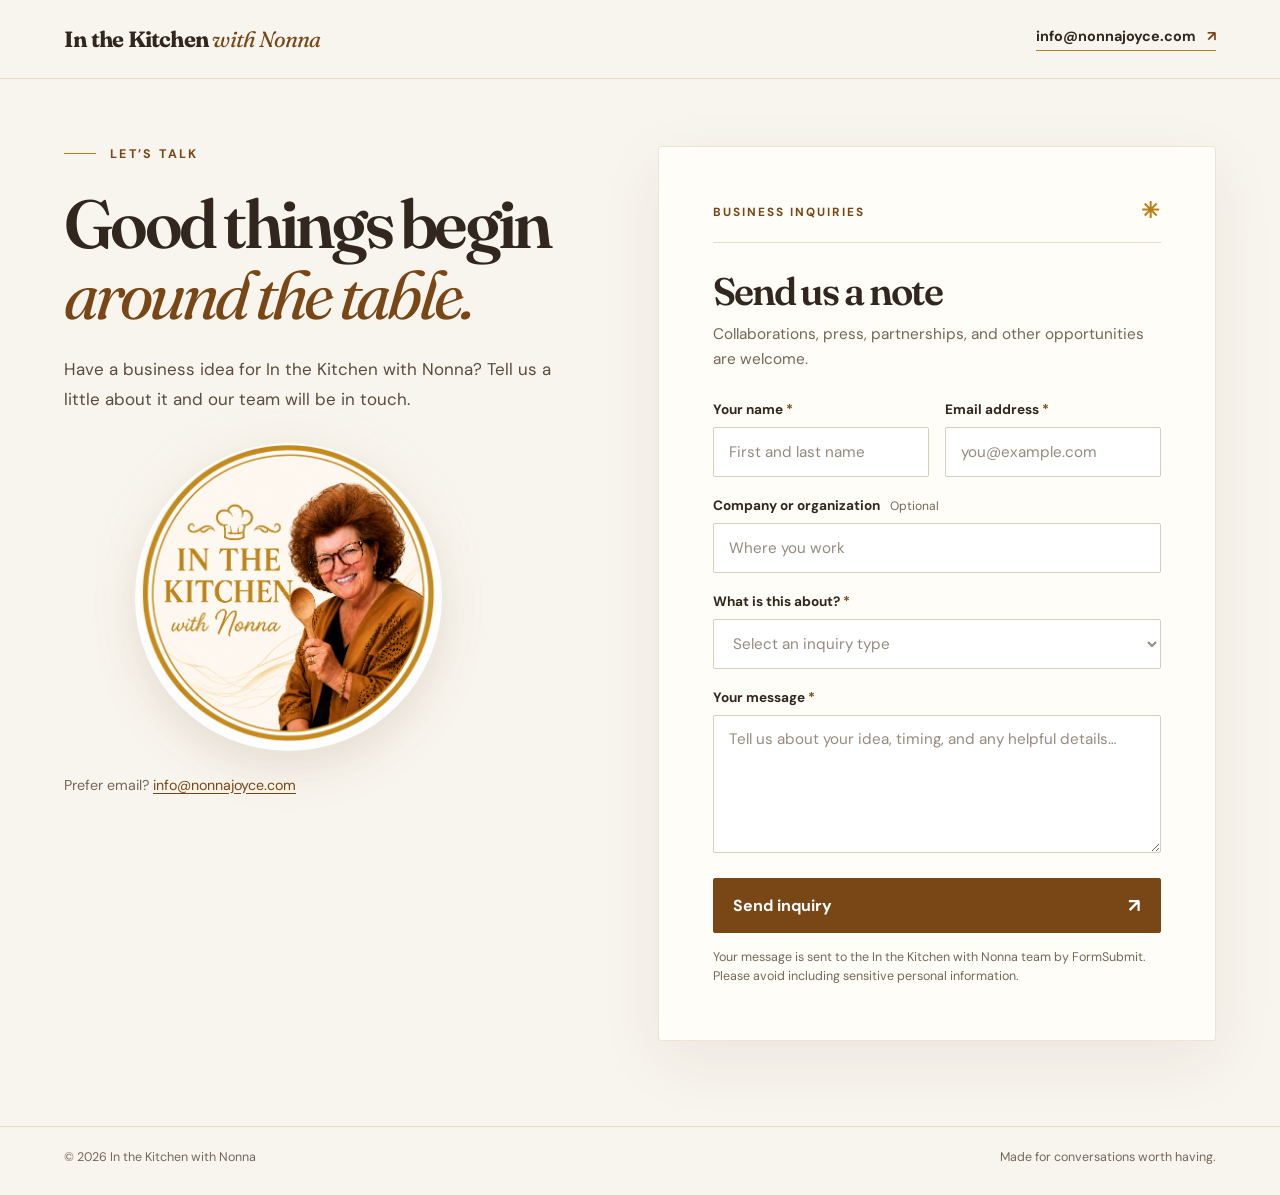
<file: index.html>
<!doctype html>
<html lang="en">
<head>
  <meta charset="utf-8">
  <meta name="viewport" content="width=device-width, initial-scale=1">
  <meta name="theme-color" content="#f8f5ee">
  <meta name="description" content="Get in touch with In the Kitchen with Nonna about collaborations, press, and other business inquiries.">
  <title>Business Inquiries | In the Kitchen with Nonna</title>
  <link rel="icon" type="image/svg+xml" href="data:image/svg+xml,%3Csvg xmlns='http://www.w3.org/2000/svg' viewBox='0 0 64 64'%3E%3Ccircle cx='32' cy='32' r='29' fill='%23c3891b'/%3E%3Ccircle cx='32' cy='32' r='25' fill='%23fffaf0'/%3E%3Ctext x='32' y='44' text-anchor='middle' font-family='Georgia,serif' font-style='italic' font-size='39' fill='%23875019'%3EN%3C/text%3E%3C/svg%3E">
  <link rel="preconnect" href="https://fonts.googleapis.com">
  <link rel="preconnect" href="https://fonts.gstatic.com" crossorigin>
  <link href="https://fonts.googleapis.com/css2?family=Fraunces:wght@400;600;700&family=DM+Sans:wght@400;500;600;700&display=swap" rel="stylesheet">
  <link rel="stylesheet" href="/style.css">
</head>
<body>
  <header class="site-header">
    <a class="wordmark" href="/" aria-label="In the Kitchen with Nonna, home">In the Kitchen <em>with Nonna</em></a>
    <a class="header-email" href="mailto:info@nonnajoyce.com">info@nonnajoyce.com <span aria-hidden="true">↗</span></a>
  </header>

  <main class="main-grid">
    <section class="introduction" aria-labelledby="page-title">
      <div class="eyebrow"><span class="eyebrow-line"></span> Let’s talk</div>
      <h1 id="page-title">Good things begin <em>around the table.</em></h1>
      <p class="intro-copy">Have a business idea for In the Kitchen with Nonna? Tell us a little about it and our team will be in touch.</p>
      <div class="brand-image-wrap"><img class="brand-image" src="/assets/nonna-logo.png" alt="In the Kitchen with Nonna logo featuring Nonna Joyce" width="1254" height="1254"></div>
      <p class="contact-line">Prefer email? <a href="mailto:info@nonnajoyce.com">info@nonnajoyce.com</a></p>
    </section>

    <section class="form-panel" aria-labelledby="form-title">
      <div class="panel-topline"><span>Business inquiries</span><span class="flourish" aria-hidden="true">✳</span></div>
      <h2 id="form-title">Send us a note</h2>
      <p class="form-intro">Collaborations, press, partnerships, and other opportunities are welcome.</p>
      <form action="https://formsubmit.co/info@nonnajoyce.com" method="POST">
        <input type="hidden" name="_subject" value="New business inquiry — In the Kitchen with Nonna">
        <input type="hidden" name="_template" value="table">
        <input type="hidden" name="_autoresponse" value="Thanks for reaching out to In the Kitchen with Nonna! We received your business inquiry and will review it soon. Thanks for coming to our Kitchen! ~ In the Kitchen with Nonna Team">
        <input type="hidden" name="_next" value="https://business.nonnajoyce.com/thanks.html">
        <div class="honeypot" aria-hidden="true"><label for="website">Leave this field empty</label><input id="website" type="text" name="_honey" tabindex="-1" autocomplete="off"></div>
        <div class="two-fields">
          <div class="field"><label for="name">Your name <span>*</span></label><input id="name" name="name" type="text" autocomplete="name" placeholder="First and last name" required></div>
          <div class="field"><label for="email">Email address <span>*</span></label><input id="email" name="email" type="email" autocomplete="email" placeholder="you@example.com" required></div>
        </div>
        <div class="field"><label for="organization">Company or organization <span class="optional">Optional</span></label><input id="organization" name="organization" type="text" autocomplete="organization" placeholder="Where you work"></div>
        <div class="field"><label for="inquiry">What is this about? <span>*</span></label><select id="inquiry" name="inquiry_type" required><option value="" disabled selected>Select an inquiry type</option><option>Brand collaboration</option><option>Press or interview</option><option>Partnership</option><option>Other business inquiry</option></select></div>
        <div class="field"><label for="message">Your message <span>*</span></label><textarea id="message" name="message" rows="5" placeholder="Tell us about your idea, timing, and any helpful details…" required></textarea></div>
        <button class="submit" type="submit">Send inquiry <span aria-hidden="true">↗</span></button>
        <p class="privacy-note">Your message is sent to the In the Kitchen with Nonna team by FormSubmit. Please avoid including sensitive personal information.</p>
      </form>
    </section>
  </main>
  <footer><span>© <span id="year">2026</span> In the Kitchen with Nonna</span><span>Made for conversations worth having.</span></footer>
  <script>document.getElementById('year').textContent = new Date().getFullYear();</script>
</body>
</html>
</file>
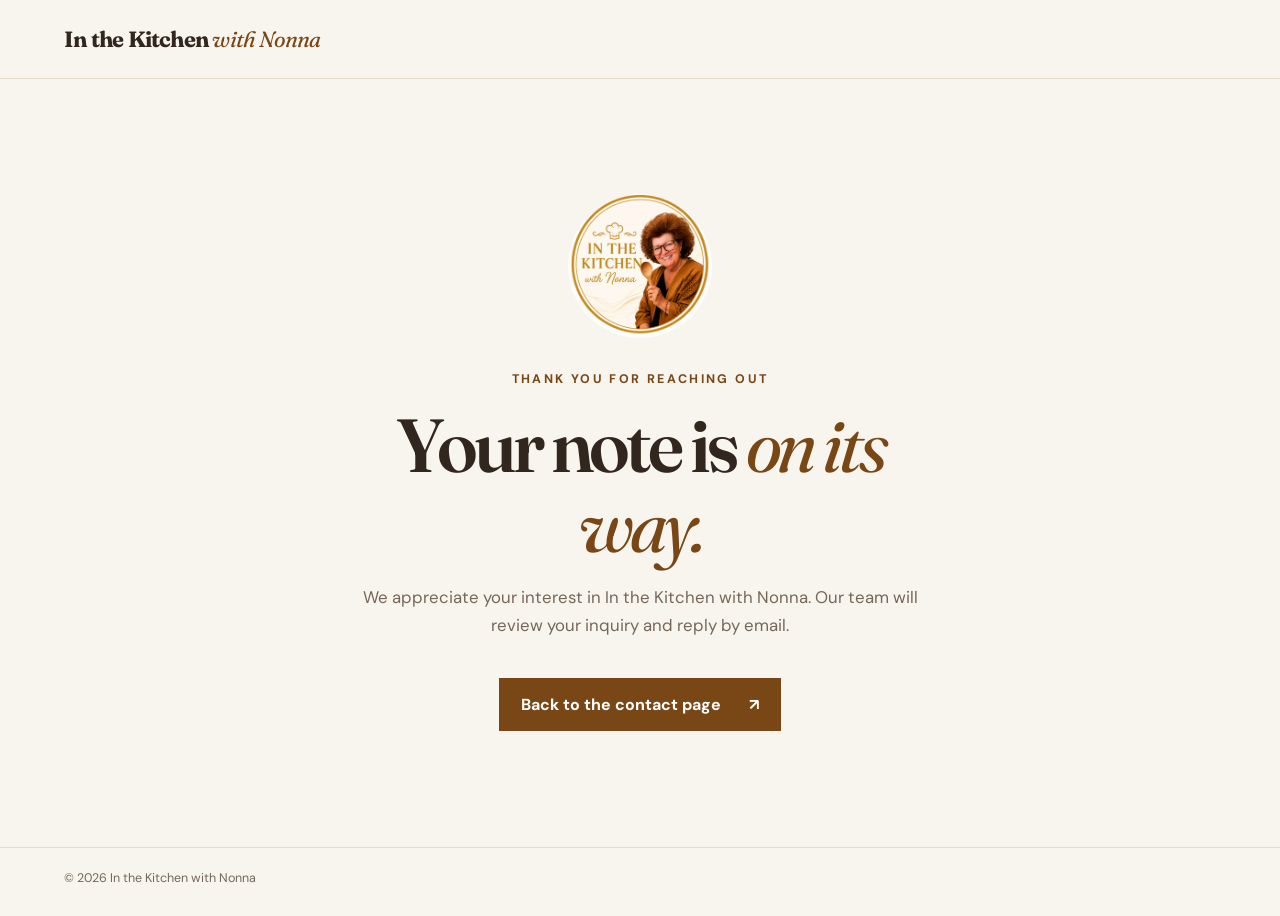
<file: thanks.html>
<!doctype html>
<html lang="en">
<head>
  <meta charset="utf-8"><meta name="viewport" content="width=device-width, initial-scale=1"><meta name="theme-color" content="#f8f5ee">
  <title>Thank You | In the Kitchen with Nonna</title>
  <link rel="icon" type="image/svg+xml" href="data:image/svg+xml,%3Csvg xmlns='http://www.w3.org/2000/svg' viewBox='0 0 64 64'%3E%3Ccircle cx='32' cy='32' r='29' fill='%23c3891b'/%3E%3Ccircle cx='32' cy='32' r='25' fill='%23fffaf0'/%3E%3Ctext x='32' y='44' text-anchor='middle' font-family='Georgia,serif' font-style='italic' font-size='39' fill='%23875019'%3EN%3C/text%3E%3C/svg%3E">
  <link rel="preconnect" href="https://fonts.googleapis.com"><link rel="preconnect" href="https://fonts.gstatic.com" crossorigin>
  <link href="https://fonts.googleapis.com/css2?family=Fraunces:wght@400;600;700&family=DM+Sans:wght@400;500;600&display=swap" rel="stylesheet"><link rel="stylesheet" href="/style.css">
</head>
<body class="thanks-page">
  <header class="site-header"><a class="wordmark" href="/">In the Kitchen <em>with Nonna</em></a></header>
  <main class="thanks-main"><img src="/assets/nonna-logo.png" alt="In the Kitchen with Nonna" width="1254" height="1254"><div class="eyebrow">Thank you for reaching out</div><h1>Your note is <em>on its way.</em></h1><p>We appreciate your interest in In the Kitchen with Nonna. Our team will review your inquiry and reply by email.</p><a class="back-link" href="/">Back to the contact page <span aria-hidden="true">↗</span></a></main>
  <footer><span>© 2026 In the Kitchen with Nonna</span></footer>
</body>
</html>
</file>
<file: style.css>
:root{--cream:#f8f5ee;--paper:#fffdf8;--ink:#32271f;--muted:#74675a;--gold:#b97e18;--line:#e4dccc;--brown:#794616}*{box-sizing:border-box}html{font-size:16px}body{margin:0;background:var(--cream);color:var(--ink);font-family:'DM Sans',Arial,sans-serif;-webkit-font-smoothing:antialiased}a{color:inherit}button,input,select,textarea{font:inherit}button{cursor:pointer}.site-header{max-width:1440px;margin:auto;padding:25px clamp(24px,5vw,76px);display:flex;justify-content:space-between;align-items:center;border-bottom:1px solid var(--line)}.wordmark{font-family:'Fraunces',Georgia,serif;font-weight:700;font-size:clamp(1.03rem,2vw,1.38rem);text-decoration:none;letter-spacing:-.035em}.wordmark em{color:var(--brown);font-weight:400}.header-email{font-size:.9rem;font-weight:700;text-decoration:none;border-bottom:1px solid var(--gold);padding-bottom:5px}.header-email span{margin-left:8px;color:var(--brown)}.main-grid{max-width:1440px;margin:auto;padding:clamp(34px,5.2vw,75px) clamp(24px,5vw,76px) 85px;display:grid;grid-template-columns:minmax(0,.95fr) minmax(0,1.05fr);gap:clamp(44px,7vw,110px);align-items:start}.introduction{position:relative}.eyebrow{text-transform:uppercase;font-size:.78rem;letter-spacing:.19em;font-weight:700;color:var(--brown);display:flex;align-items:center;gap:14px}.eyebrow-line{width:32px;height:1px;background:var(--gold)}h1,h2,p{margin-top:0}h1,h2{font-family:'Fraunces',Georgia,serif;letter-spacing:-.055em;font-weight:600}h1{font-size:clamp(3.2rem,5.3vw,5.6rem);line-height:1.06;max-width:700px;margin:26px 0 24px}h1 em{color:var(--brown);font-weight:400}.intro-copy{font-size:1.06rem;line-height:1.75;max-width:490px;color:#594b3e}.brand-image-wrap{width:min(315px,61%);margin:28px 0 12px 14%;position:relative}.brand-image-wrap:before{content:'';position:absolute;inset:10%;border-radius:50%;background:#dfccaa;filter:blur(35px);opacity:.36}.brand-image{position:relative;display:block;width:100%;height:auto;border-radius:50%;filter:drop-shadow(0 18px 22px rgba(85,53,16,.1))}.contact-line{font-size:.89rem;color:var(--muted);margin:25px 0 0}.contact-line a{color:var(--brown);text-underline-offset:3px}.form-panel{background:var(--paper);border:1px solid #ebe4d7;box-shadow:0 20px 65px rgba(71,47,22,.07);border-radius:3px;padding:clamp(26px,4.2vw,56px)}.panel-topline{display:flex;justify-content:space-between;align-items:center;text-transform:uppercase;font-size:.74rem;font-weight:700;letter-spacing:.17em;color:var(--brown);border-bottom:1px solid var(--line);padding-bottom:19px}.flourish{font-size:1.4rem;line-height:1;color:var(--gold)}h2{font-size:clamp(2.15rem,3vw,3.3rem);line-height:1.13;margin:27px 0 9px}.form-intro{color:var(--muted);font-size:.96rem;line-height:1.65;margin-bottom:28px}.two-fields{display:grid;grid-template-columns:1fr 1fr;gap:16px}.field{margin-bottom:20px}.field label{display:block;font-size:.85rem;font-weight:700;margin-bottom:9px}.field label span{color:var(--brown)}.field label .optional{font-size:.76rem;font-weight:400;color:var(--muted);margin-left:7px}input,select,textarea{width:100%;background:#fff;border:1px solid #d7cebf;border-radius:2px;color:var(--ink);padding:13px 15px;font-size:.95rem;outline:none;transition:border-color .15s,box-shadow .15s}input,select{min-height:50px}textarea{resize:vertical;min-height:138px}input::placeholder,textarea::placeholder{color:#958b7f}input:focus,select:focus,textarea:focus{border-color:var(--brown);box-shadow:0 0 0 3px rgba(185,126,24,.13)}select:invalid{color:#958b7f}.submit{width:100%;background:var(--brown);color:#fff;border:1px solid var(--brown);border-radius:2px;min-height:55px;padding:13px 19px;font-weight:700;display:flex;justify-content:space-between;align-items:center;transition:background .15s,transform .15s}.submit:hover{background:#63370d;transform:translateY(-1px)}.submit:focus-visible,.back-link:focus-visible,.header-email:focus-visible,.wordmark:focus-visible{outline:3px solid var(--gold);outline-offset:4px}.submit span{font-size:1.2rem}.privacy-note{margin:15px 0 0;color:var(--muted);font-size:.78rem;line-height:1.55}.honeypot{position:absolute;left:-10000px;width:1px;height:1px;overflow:hidden}footer{border-top:1px solid var(--line);max-width:1440px;margin:auto;padding:22px clamp(24px,5vw,76px) 30px;display:flex;justify-content:space-between;gap:15px;font-size:.78rem;color:var(--muted)}.thanks-main{max-width:650px;margin:clamp(60px,9vw,120px) auto;text-align:center;padding:0 24px}.thanks-main img{width:144px;height:144px;object-fit:contain;border-radius:50%;margin-bottom:28px}.thanks-main .eyebrow{justify-content:center}.thanks-main h1{font-size:clamp(3rem,6vw,4.7rem);margin:18px auto}.thanks-main p{color:var(--muted);line-height:1.7;font-size:1.05rem}.back-link{display:inline-flex;margin-top:22px;background:var(--brown);padding:16px 22px;text-decoration:none;color:#fff;font-weight:700;gap:28px}.back-link:hover{background:#63370d}@media(max-width:900px){.main-grid{grid-template-columns:1fr;gap:34px}.introduction{display:grid;grid-template-columns:1fr 160px;align-items:center;column-gap:16px}.introduction .eyebrow,.introduction h1,.introduction .intro-copy,.introduction .contact-line{grid-column:1}.brand-image-wrap{grid-column:2;grid-row:1/5;width:100%;margin:0}.introduction h1{font-size:clamp(2.6rem,6vw,4.4rem)}.intro-copy{margin-bottom:0}.contact-line{margin-top:12px}}@media(max-width:600px){.site-header{padding-top:20px;padding-bottom:20px}.header-email{font-size:.83rem}.main-grid{padding-top:32px;padding-bottom:45px}.introduction{grid-template-columns:1fr 100px;gap:0 12px}.introduction h1{font-size:clamp(2.6rem,10vw,4rem);margin:17px 0}.brand-image-wrap{align-self:start;margin-top:20px}.intro-copy{font-size:.99rem}.contact-line{overflow-wrap:anywhere}.form-panel{padding:26px 22px}.two-fields{grid-template-columns:1fr;gap:0}footer{flex-direction:column}.thanks-main img{width:120px;height:120px}}@media(max-width:390px){.introduction{display:block}.brand-image-wrap{display:none}.wordmark{font-size:.98rem}}
</file>
